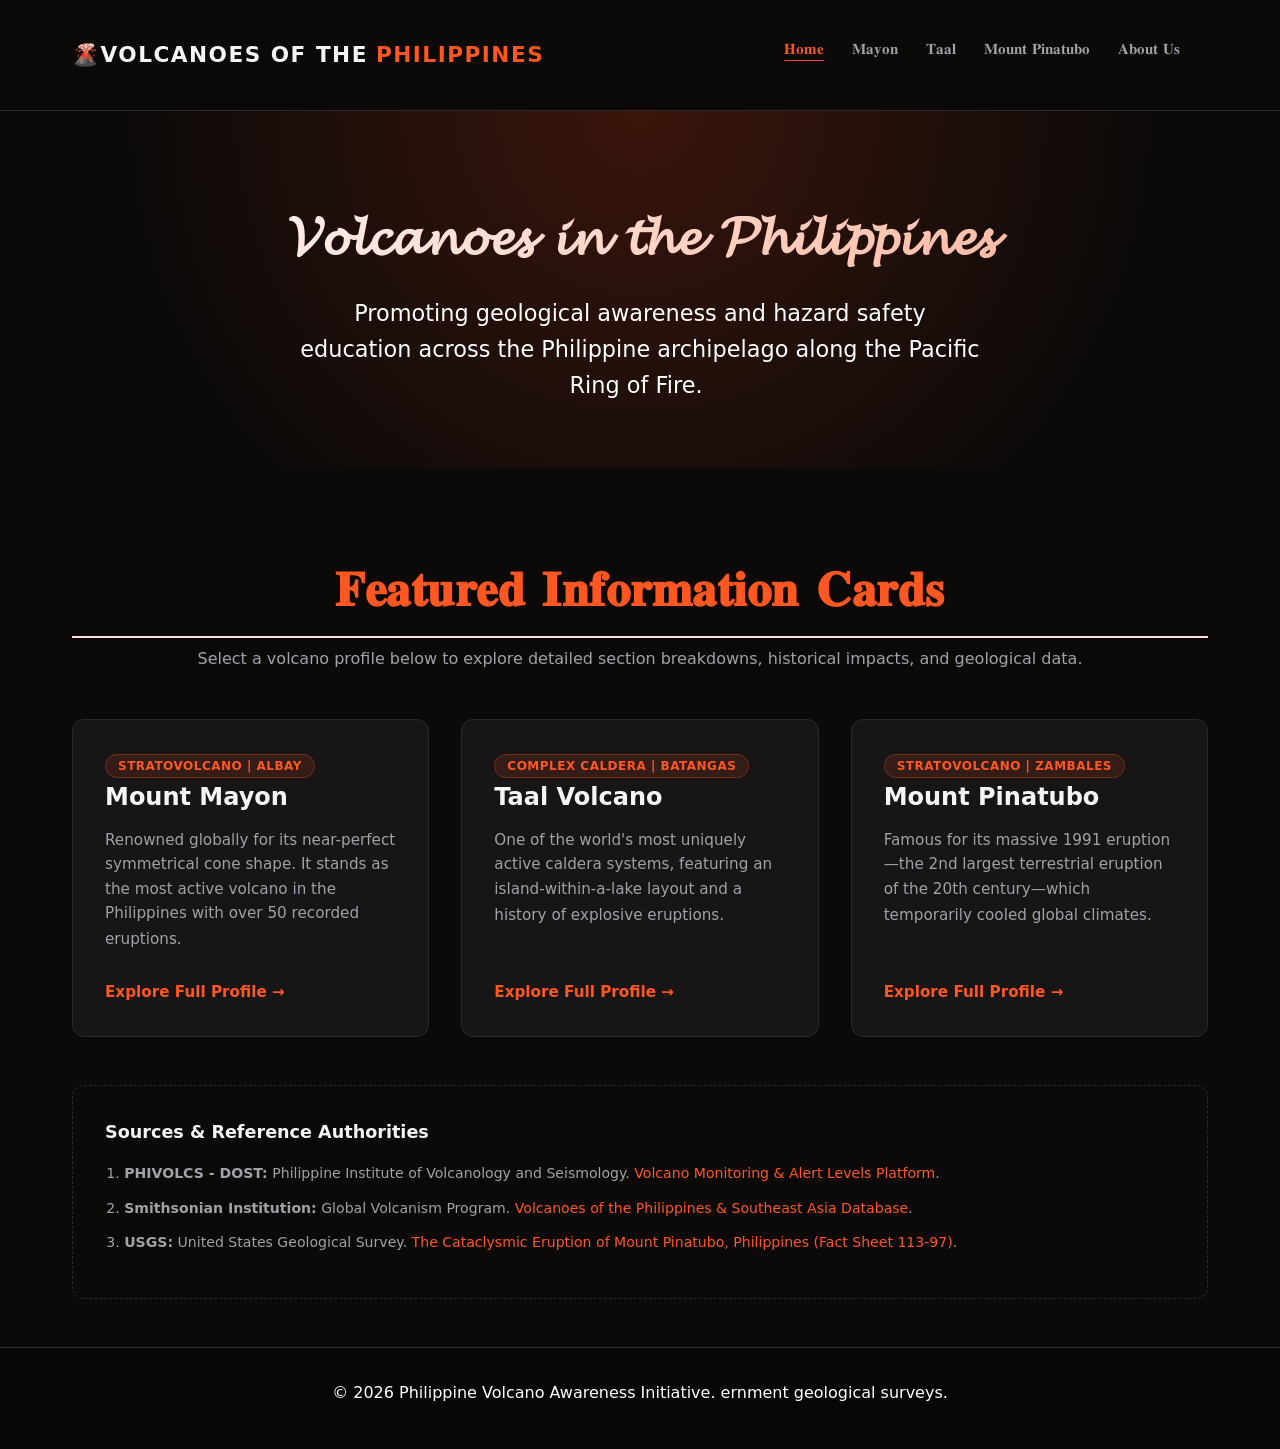
<file: index.html>
<!DOCTYPE html>
<html lang="en">
<head>
    <meta charset="UTF-8">
    <meta name="viewport" content="width=device-width, initial-scale=1.0">
    <title>Volcanoes of the Philippines</title>
    <link rel="stylesheet" href="styles.css">
</head>
<body>   

    <header>
        <nav> 
            <a href="index.html" class="brand-logo">🌋VOLCANOES OF THE<span>PHILIPPINES</span></a>
            
            <ul class="nav-links">
                <li><a href="index.html" class="active">𝐇𝐨𝐦𝐞</a></li>
                <li><a href="mayon.html">𝐌𝐚𝐲𝐨𝐧</a></li>
                <li><a href="taal.html">𝐓𝐚𝐚𝐥</a></li>
                <li><a href="pinatubo.html">𝐌𝐨𝐮𝐧𝐭 𝐏𝐢𝐧𝐚𝐭𝐮𝐛𝐨</a></li>
                <li><a href="aboutus.html">𝐀𝐛𝐨𝐮𝐭 𝐔𝐬</a></li>
                


                
               
            </ul> 
        </nav>
    </header>

    <section class="hero">
        <h1>𝓥𝓸𝓵𝓬𝓪𝓷𝓸𝓮𝓼 𝓲𝓷 𝓽𝓱𝓮 𝓟𝓱𝓲𝓵𝓲𝓹𝓹𝓲𝓷𝓮𝓼</h1>
        <p>Promoting geological awareness and hazard safety education across the Philippine archipelago along the Pacific Ring of Fire.<a href="#ref-1" class="cite-tag"></a></p>
    </section>

    <main class="container">
        <div class="section-header">
            <h2>𝐅𝐞𝐚𝐭𝐮𝐫𝐞𝐝 𝐈𝐧𝐟𝐨𝐫𝐦𝐚𝐭𝐢𝐨𝐧 𝐂𝐚𝐫𝐝𝐬</h2>
            <p>Select a volcano profile below to explore detailed section breakdowns, historical impacts, and geological data.</p>
        </div>

        <div class="cards-grid">
            <!-- Information Card 1: Mayon -->
            <article class="info-card-preview">
                <div>
                    <span class="badge">Stratovolcano | Albay</span>
                    <h3>Mount Mayon</h3>
                    <p>Renowned globally for its near-perfect symmetrical cone shape. It stands as the most active volcano in the Philippines with over 50 recorded eruptions.<a href="#ref-2" class="cite-tag"></a></p>
                </div>
                <a href="mayon.html" class="btn-link">Explore Full Profile &rarr;</a>
            </article>

            <!-- Information Card 2: Taal -->
            <article class="info-card-preview">
                <div>
                    <span class="badge">Complex Caldera | Batangas</span>
                    <h3>Taal Volcano</h3>
                    <p>One of the world's most uniquely active caldera systems, featuring an island-within-a-lake layout and a history of explosive eruptions.<a href="#ref-2" class="cite-tag"></a></p>
                </div>
                <a href="taal.html" class="btn-link">Explore Full Profile &rarr;</a>
            </article>

            <!-- Information Card 3: Pinatubo -->
            <article class="info-card-preview">
                <div>
                    <span class="badge">Stratovolcano | Zambales</span>
                    <h3>Mount Pinatubo</h3>
                    <p>Famous for its massive 1991 eruption—the 2nd largest terrestrial eruption of the 20th century—which temporarily cooled global climates.<a href="#ref-3" class="cite-tag"></a></p>
                </div>
                <a href="pinatubo.html" class="btn-link">Explore Full Profile &rarr;</a>
            </article>
        </div>

        <!-- Section: Citation References -->
        <section class="references-card">
            <h3>Sources & Reference Authorities</h3>
            <ol class="reference-list">
                <li id="ref-1">
                    <strong>PHIVOLCS - DOST:</strong> Philippine Institute of Volcanology and Seismology. 
                    <a href="https://volcanichazardmaps.org/valid/" target="_blank" rel="noopener">Volcano Monitoring & Alert Levels Platform</a>.
                </li>
                <li id="ref-2">
                    <strong>Smithsonian Institution:</strong> Global Volcanism Program. 
                    <a href="https://volcano.si.edu" target="_blank" rel="noopener">Volcanoes of the Philippines & Southeast Asia Database</a>.
                </li>
                <li id="ref-3">
                    <strong>USGS:</strong> United States Geological Survey. 
                    <a href="https://www.usgs.gov" target="_blank" rel="noopener">The Cataclysmic Eruption of Mount Pinatubo, Philippines (Fact Sheet 113-97)</a>.
                </li>
            </ol>
        </section>
    </main>











    <footer>
        <p>&copy; 2026 Philippine Volcano Awareness Initiative. ernment geological surveys.</p>
    </footer>

</body>
</html>
</file>
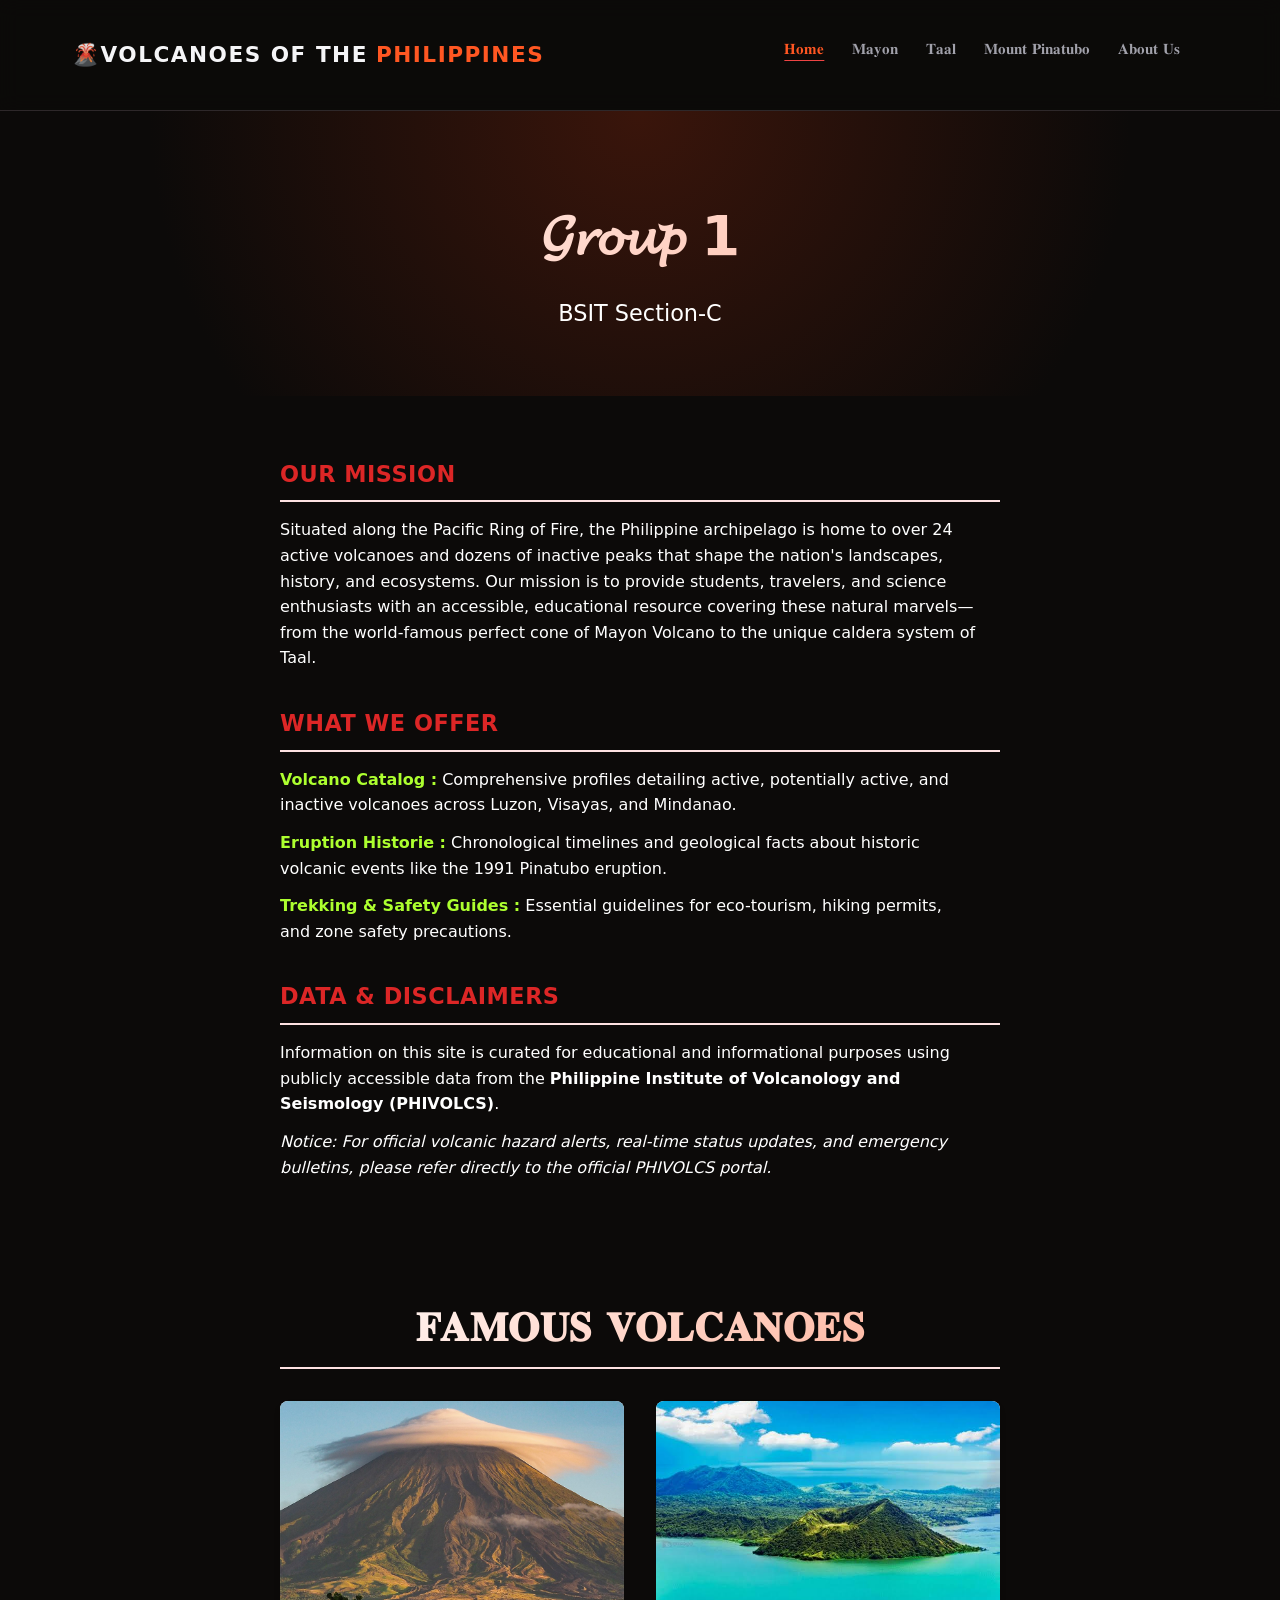
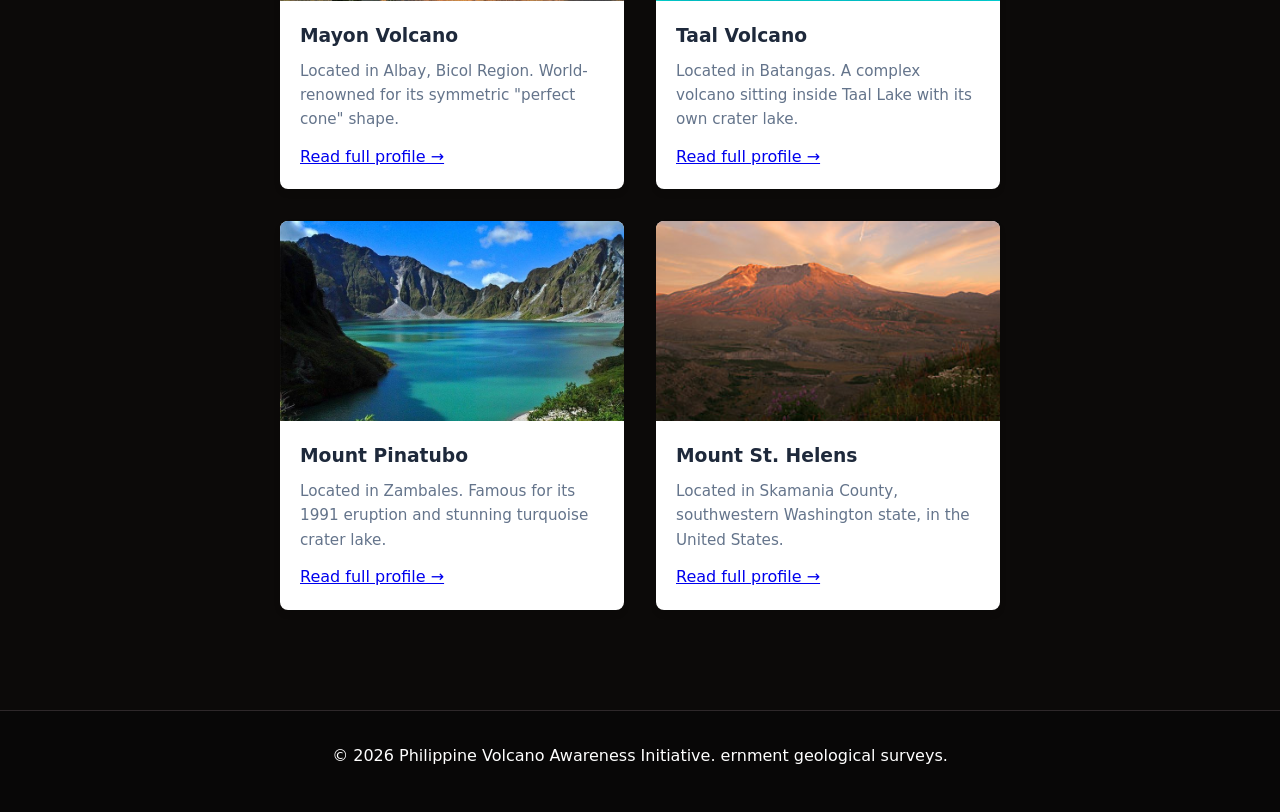
<file: aboutus.html>
<!DOCTYPE html>
<html lang="en">
<head>
    <meta charset="UTF-8">
    <meta name="viewport" content="width=device-width, initial-scale=1.0">
    <title>Volcanoes of the Philippines</title>
    <link rel="stylesheet" href="styles.css">
</head>
<body>  

    <header> 
        <nav>
            <a href="index.html" class="brand-logo">🌋VOLCANOES OF THE<span>PHILIPPINES</span></a>

               <ul class="nav-links">
                <li><a href="index.html" class="active">𝐇𝐨𝐦𝐞</a></li>
                <li><a href="mayon.html">𝐌𝐚𝐲𝐨𝐧</a></li>
                <li><a href="taal.html">𝐓𝐚𝐚𝐥</a></li>
                <li><a href="pinatubo.html">𝐌𝐨𝐮𝐧𝐭 𝐏𝐢𝐧𝐚𝐭𝐮𝐛𝐨</a></li>
                <li><a href="aboutus.html">𝐀𝐛𝐨𝐮𝐭 𝐔𝐬</a></li>
               
            </ul>
        </nav>
    </header>
 
    <section class="hero">
        <h1>𝓖𝓻𝓸𝓾𝓹 1</h1>
        <p>BSIT Section-C</p>
    </section><br>

    <main>
    <section>
      <h2>Our Mission</h2>
      <p>
        Situated along the Pacific Ring of Fire, the Philippine archipelago is home to over 24 active volcanoes and dozens of inactive peaks that shape the nation's landscapes, history, and ecosystems. Our mission is to provide students, travelers, and science enthusiasts with an accessible, educational resource covering these natural marvels—from the world-famous perfect cone of Mayon Volcano to the unique caldera system of Taal.
      </p>
    </section>

    <section>
      <h2>What We Offer</h2>
      <ul>
        <li><strong>Volcano Catalog :</strong> Comprehensive profiles detailing active, potentially active, and inactive volcanoes across Luzon, Visayas, and Mindanao.</li>
        <li><strong>Eruption Historie :</strong> Chronological timelines and geological facts about historic volcanic events like the 1991 Pinatubo eruption.</li>
        <li><strong>Trekking & Safety Guides :</strong> Essential guidelines for eco-tourism, hiking permits, and zone safety precautions.</li>
      </ul>
    </section>

    <section>
      <h2>Data & Disclaimers</h2>
      <p>
        Information on this site is curated for educational and informational purposes using publicly accessible data from the <strong>Philippine Institute of Volcanology and Seismology (PHIVOLCS)</strong>. 
      </p>
      <p>
        <em>Notice: For official volcanic hazard alerts, real-time status updates, and emergency bulletins, please refer directly to the official PHIVOLCS portal.</em>
      </p><br><br><br><br>
      

       <section class="gallery-section section-content">
            <h2>𝐅𝐀𝐌𝐎𝐔𝐒 𝐕𝐎𝐋𝐂𝐀𝐍𝐎𝐄𝐒</h2>
            <div class="gallery-grid">
                <!-- Mayon Volcano -->
                <div class="card">
                    <img src="1.jpg" alt="Mayon Volcano" class="card-img">
                    <div class="card-body">
                        <h3>Mayon Volcano</h3>
                        <p>Located in Albay, Bicol Region. World-renowned for its symmetric "perfect cone" shape.</p>
                        <a href="mayon.html">Read full profile &rarr;</a>
                    </div>
                </div>

                   <!-- Taal Volcano -->
                <div class="card">
                    <img src="2.jpg" alt="Taal Volcano" class="card-img">
                    <div class="card-body">
                        <h3>Taal Volcano</h3>
                        <p>Located in Batangas. A complex volcano sitting inside Taal Lake with its own crater lake.</p>
                         <a href="taal.html">Read full profile &rarr;</a>
                    </div>
                </div>

                <!-- Mount Pinatubo -->
                <div class="card">
                    <img src="3.jpg" alt="Mount Pinatubo" class="card-img">
                    <div class="card-body">
                        <h3>Mount Pinatubo</h3>
                        <p>Located in Zambales. Famous for its 1991 eruption and stunning turquoise crater lake.</p>
                         <a href="pinatubo.html">Read full profile &rarr;</a>
                    </div>
                </div>

                
                <!-- Mount St. Helens -->
                <div class="card">
                    <img src="4.jpg" alt="Mount Pinatubo" class="card-img">
                    <div class="card-body">
                        <h3>Mount St. Helens</h3>
                        <p>Located in Skamania County, southwestern Washington state, in the United States.</p>
                         <a href="https://content.time.com/time/specials/packages/article/0,28804,2014572_2014574_2014629,00.html">Read full profile &rarr;</a>
                    </div>
                </div>
              
            </div>
        </section>

    </section>
  </main>

  

  <footer>
        <p>&copy; 2026 Philippine Volcano Awareness Initiative. ernment geological surveys.</p>
    </footer>

</body>
</html>
</file>
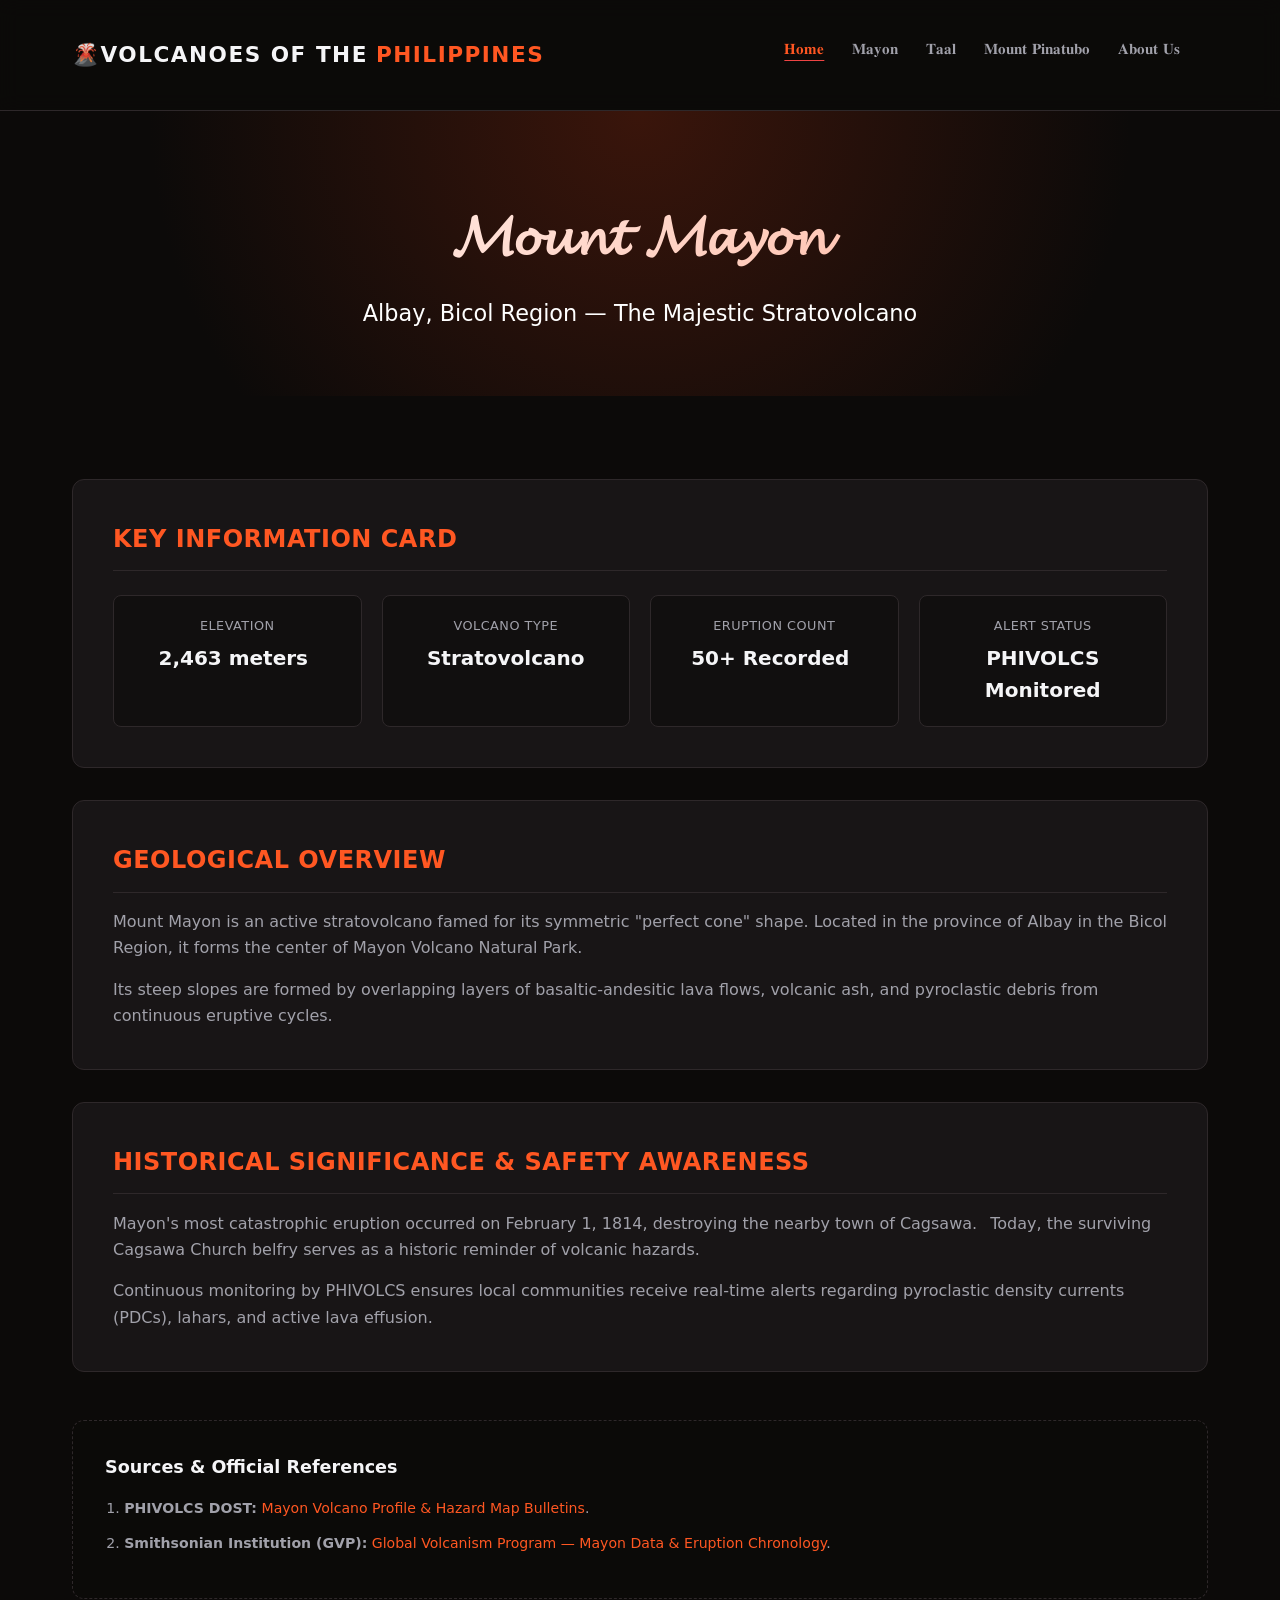
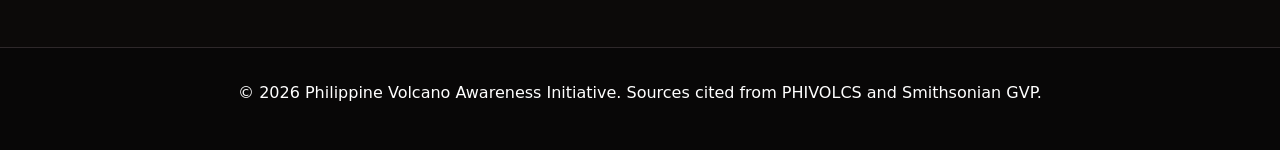
<file: mayon.html>
<!DOCTYPE html>
<html lang="en">
<head>
    <meta charset="UTF-8">
    <meta name="viewport" content="width=device-width, initial-scale=1.0">
    <title>Volcanoes of the Philippines</title>
    <link rel="stylesheet" href="styles.css">
</head>
<body>  

    <header> 
        <nav>
            <a href="index.html" class="brand-logo">🌋VOLCANOES OF THE<span>PHILIPPINES</span></a>
           <ul class="nav-links">
                <li><a href="index.html" class="active">𝐇𝐨𝐦𝐞</a></li>
                <li><a href="mayon.html">𝐌𝐚𝐲𝐨𝐧</a></li>
                <li><a href="taal.html">𝐓𝐚𝐚𝐥</a></li>
                <li><a href="pinatubo.html">𝐌𝐨𝐮𝐧𝐭 𝐏𝐢𝐧𝐚𝐭𝐮𝐛𝐨</a></li>
                <li><a href="aboutus.html">𝐀𝐛𝐨𝐮𝐭 𝐔𝐬</a></li>
               
            </ul>
        </nav>
    </header> 

    <section class="hero">
        <h1>𝓜𝓸𝓾𝓷𝓽 𝓜𝓪𝔂𝓸𝓷</h1>
        <p>Albay, Bicol Region — The Majestic Stratovolcano</p>
    </section>

    <main class="container">
        <!-- Fast Facts Card -->
        <section class="detail-card">
            <h2>Key Information Card</h2>
            <div class="stats-grid">
                <div class="stat-box">
                    <span class="stat-label">Elevation</span>
                    <span class="stat-value">2,463 meters<a href="#m-ref-1" class="cite-tag"></a></span>
                </div>
                <div class="stat-box">
                    <span class="stat-label">Volcano Type</span>
                    <span class="stat-value">Stratovolcano</span>
                </div>
                <div class="stat-box">
                    <span class="stat-label">Eruption Count</span>
                    <span class="stat-value">50+ Recorded<a href="#m-ref-2" class="cite-tag"></a></span>
                </div>
                <div class="stat-box">
                    <span class="stat-label">Alert Status</span>
                    <span class="stat-value">PHIVOLCS Monitored</span>
                </div>
            </div>
        </section>

        <!-- Section: Overview -->
        <section class="detail-card">
            <h2>Geological Overview</h2>
            <p>Mount Mayon is an active stratovolcano famed for its symmetric "perfect cone" shape. Located in the province of Albay in the Bicol Region, it forms the center of Mayon Volcano Natural Park.<a href="#m-ref-1" class="cite-tag"></a></p>
            <p>Its steep slopes are formed by overlapping layers of basaltic-andesitic lava flows, volcanic ash, and pyroclastic debris from continuous eruptive cycles.</p>
        </section>

        <!-- Section: Eruption History & Safety -->
        <section class="detail-card">
            <h2>Historical Significance & Safety Awareness</h2>
            <p>Mayon's most catastrophic eruption occurred on February 1, 1814, destroying the nearby town of Cagsawa.<a href="#m-ref-2" class="cite-tag"></a> Today, the surviving Cagsawa Church belfry serves as a historic reminder of volcanic hazards.</p>
            <p>Continuous monitoring by PHIVOLCS ensures local communities receive real-time alerts regarding pyroclastic density currents (PDCs), lahars, and active lava effusion.<a href="#m-ref-1" class="cite-tag"></a></p>
        </section>

        <!-- Section: Sources & Citations -->
        <section class="references-card">
            <h3>Sources & Official References</h3>
            <ol class="reference-list">
                <li id="m-ref-1">
                    <strong>PHIVOLCS DOST:</strong> 
                    <a href="https://www.unocha.org/publications/map/philippines/philippines-mayon-volcano-hazard-profile-8-february-2018" target="_blank" rel="noopener">Mayon Volcano Profile & Hazard Map Bulletins</a>.
                </li>
                <li id="m-ref-2">
                    <strong>Smithsonian Institution (GVP):</strong> 
                    <a href="https://volcano.si.edu/volcano.cfm?vn=273030" target="_blank" rel="noopener">Global Volcanism Program — Mayon Data & Eruption Chronology</a>.
                </li>
            </ol>
        </section>
    </main>

    <footer>
        <p>&copy; 2026 Philippine Volcano Awareness Initiative. Sources cited from PHIVOLCS and Smithsonian GVP.</p>
    </footer>

</body>
</html>
</file>
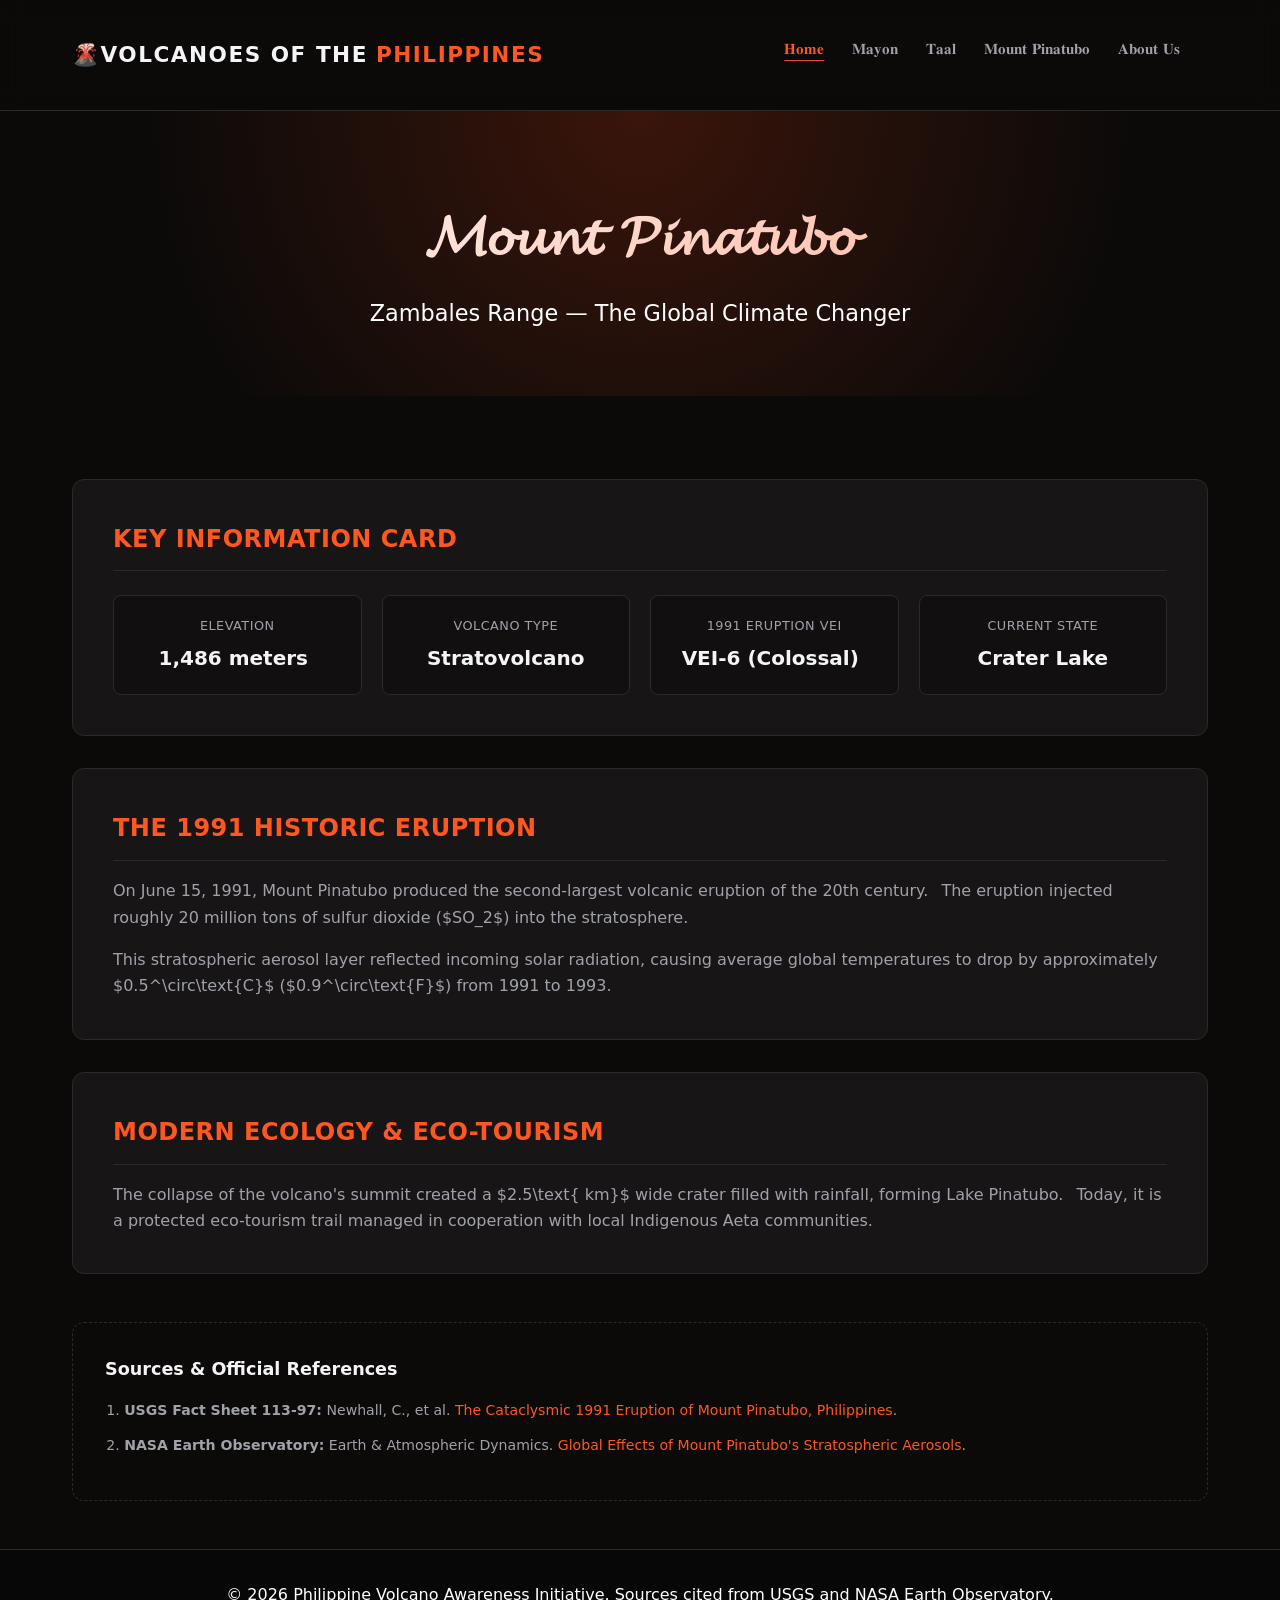
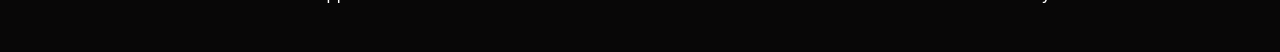
<file: pinatubo.html>
<!DOCTYPE html>
<html lang="en">
<head>
    <meta charset="UTF-8">
    <meta name="viewport" content="width=device-width, initial-scale=1.0">
    <title>Volcanoes of the Philippines</title>
    <link rel="stylesheet" href="styles.css">
</head> 
<body> 
 
    <header>
        <nav> 
            <a href="index.html" class="brand-logo">🌋VOLCANOES OF THE<span>PHILIPPINES</span></a>
            <ul class="nav-links">
                <li><a href="index.html" class="active">𝐇𝐨𝐦𝐞</a></li>
                <li><a href="mayon.html">𝐌𝐚𝐲𝐨𝐧</a></li>
                <li><a href="taal.html">𝐓𝐚𝐚𝐥</a></li>
                <li><a href="pinatubo.html">𝐌𝐨𝐮𝐧𝐭 𝐏𝐢𝐧𝐚𝐭𝐮𝐛𝐨</a></li>
                <li><a href="aboutus.html">𝐀𝐛𝐨𝐮𝐭 𝐔𝐬</a></li>
               
            </ul>
        </nav>
    </header>

    <section class="hero">
        <h1>𝓜𝓸𝓾𝓷𝓽 𝓟𝓲𝓷𝓪𝓽𝓾𝓫𝓸</h1>
        <p>Zambales Range — The Global Climate Changer</p>
    </section>

    <main class="container">
        <!-- Fast Facts Card -->
        <section class="detail-card">
            <h2>Key Information Card</h2>
            <div class="stats-grid">
                <div class="stat-box">
                    <span class="stat-label">Elevation</span>
                    <span class="stat-value">1,486 meters<a href="#p-ref-1" class="cite-tag"></a></span>
                </div>
                <div class="stat-box">
                    <span class="stat-label">Volcano Type</span>
                    <span class="stat-value">Stratovolcano</span>
                </div>
                <div class="stat-box">
                    <span class="stat-label">1991 Eruption VEI</span>
                    <span class="stat-value">VEI-6 (Colossal)<a href="#p-ref-1" class="cite-tag"></a></span>
                </div>
                <div class="stat-box">
                    <span class="stat-label">Current State</span>
                    <span class="stat-value">Crater Lake</span>
                </div>
            </div>
        </section>

        <!-- Section: The 1991 Cataclysm -->
        <section class="detail-card">
            <h2>The 1991 Historic Eruption</h2>
            <p>On June 15, 1991, Mount Pinatubo produced the second-largest volcanic eruption of the 20th century.<a href="#p-ref-1" class="cite-tag"></a> The eruption injected roughly 20 million tons of sulfur dioxide ($SO_2$) into the stratosphere.<a href="#p-ref-2" class="cite-tag"></a></p>
            <p>This stratospheric aerosol layer reflected incoming solar radiation, causing average global temperatures to drop by approximately $0.5^\circ\text{C}$ ($0.9^\circ\text{F}$) from 1991 to 1993.<a href="#p-ref-2" class="cite-tag"></a></p>
        </section>

        <!-- Section: Modern Ecology -->
        <section class="detail-card">
            <h2>Modern Ecology & Eco-Tourism</h2>
            <p>The collapse of the volcano's summit created a $2.5\text{ km}$ wide crater filled with rainfall, forming Lake Pinatubo.<a href="#p-ref-1" class="cite-tag"></a> Today, it is a protected eco-tourism trail managed in cooperation with local Indigenous Aeta communities.</p>
        </section>

        <!-- Section: Sources & Citations -->
        <section class="references-card">
            <h3>Sources & Official References</h3>
            <ol class="reference-list">
                <li id="p-ref-1">
                    <strong>USGS Fact Sheet 113-97:</strong> Newhall, C., et al. 
                    <a href="https://pubs.usgs.gov/fs/1997/fs113-97/" target="_blank" rel="noopener">The Cataclysmic 1991 Eruption of Mount Pinatubo, Philippines</a>.
                </li>
                <li id="p-ref-2">
                    <strong>NASA Earth Observatory:</strong> Earth & Atmospheric Dynamics. 
                    <a href="https://earthobservatory.nasa.gov" target="_blank" rel="noopener">Global Effects of Mount Pinatubo's Stratospheric Aerosols</a>.
                </li>
            </ol>
        </section>
    </main>

    <footer>
        <p>&copy; 2026 Philippine Volcano Awareness Initiative. Sources cited from USGS and NASA Earth Observatory.</p>
    </footer>

</body>
</html>
</file>
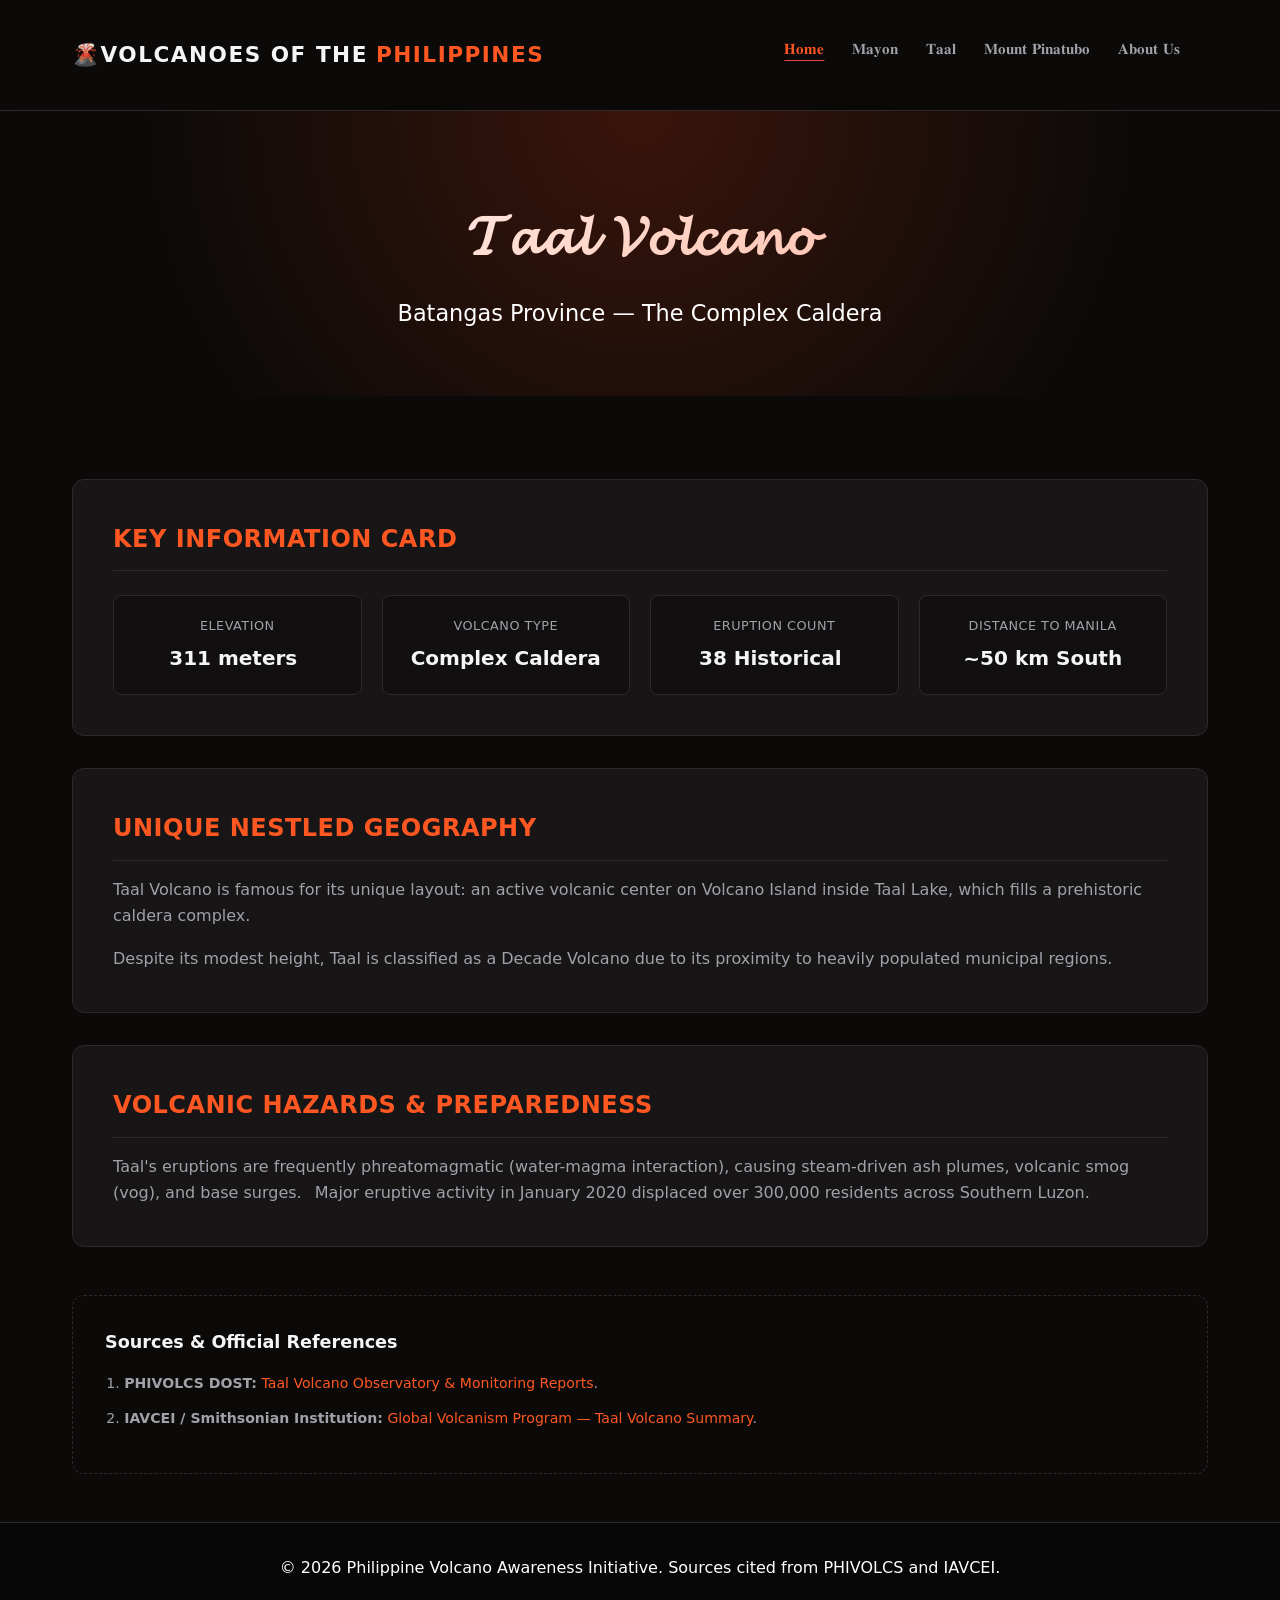
<file: taal.html>
<!DOCTYPE html>
<html lang="en">
<head>
    <meta charset="UTF-8">
    <meta name="viewport" content="width=device-width, initial-scale=1.0">
    <title>Volcanoes of the Philippines</title>
    <link rel="stylesheet" href="styles.css">
</head> 
<body> 

    <header> 
        <nav>
            <a href="index.html" class="brand-logo">🌋VOLCANOES OF THE<span>PHILIPPINES</span></a>
            <ul class="nav-links">
                <li><a href="index.html" class="active">𝐇𝐨𝐦𝐞</a></li>
                <li><a href="mayon.html">𝐌𝐚𝐲𝐨𝐧</a></li>
                <li><a href="taal.html">𝐓𝐚𝐚𝐥</a></li>
                <li><a href="pinatubo.html">𝐌𝐨𝐮𝐧𝐭 𝐏𝐢𝐧𝐚𝐭𝐮𝐛𝐨</a></li>
                <li><a href="aboutus.html">𝐀𝐛𝐨𝐮𝐭 𝐔𝐬</a></li>
               
            </ul>
        </nav> 
    </header>

    <section class="hero">
        <h1>𝓣𝓪𝓪𝓵 𝓥𝓸𝓵𝓬𝓪𝓷𝓸</h1>
        <p>Batangas Province — The Complex Caldera</p>
    </section>

    <main class="container">
        <!-- Fast Facts Card -->
        <section class="detail-card">
            <h2>Key Information Card</h2>
            <div class="stats-grid">
                <div class="stat-box">
                    <span class="stat-label">Elevation</span>
                    <span class="stat-value">311 meters<a href="#t-ref-1" class="cite-tag"></a></span>
                </div>
                <div class="stat-box">
                    <span class="stat-label">Volcano Type</span>
                    <span class="stat-value">Complex Caldera</span>
                </div>
                <div class="stat-box">
                    <span class="stat-label">Eruption Count</span>
                    <span class="stat-value">38 Historical<a href="#t-ref-2" class="cite-tag"></a></span>
                </div>
                <div class="stat-box">
                    <span class="stat-label">Distance to Manila</span>
                    <span class="stat-value">~50 km South</span>
                </div>
            </div>
        </section>

        <!-- Section: Geography -->
        <section class="detail-card">
            <h2>Unique Nestled Geography</h2>
            <p>Taal Volcano is famous for its unique layout: an active volcanic center on Volcano Island inside Taal Lake, which fills a prehistoric caldera complex.<a href="#t-ref-1" class="cite-tag"></a></p>
            <p>Despite its modest height, Taal is classified as a Decade Volcano due to its proximity to heavily populated municipal regions.<a href="#t-ref-2" class="cite-tag"></a></p>
        </section>

        <!-- Section: Hazards -->
        <section class="detail-card">
            <h2>Volcanic Hazards & Preparedness</h2>
            <p>Taal's eruptions are frequently phreatomagmatic (water-magma interaction), causing steam-driven ash plumes, volcanic smog (vog), and base surges.<a href="#t-ref-1" class="cite-tag"></a> Major eruptive activity in January 2020 displaced over 300,000 residents across Southern Luzon.</p>
        </section>

        <!-- Section: Sources & Citations -->
        <section class="references-card">
            <h3>Sources & Official References</h3>
            <ol class="reference-list">
                <li id="t-ref-1">
                    <strong>PHIVOLCS DOST:</strong> 
                    <a href="https://newsinfo.inquirer.net/2285928/taal-volcano-logs-7-quakes-2-tremors-as-seismic-activity-eases" target="_blank" rel="noopener">Taal Volcano Observatory & Monitoring Reports</a>.
                </li>
                <li id="t-ref-2">
                    <strong>IAVCEI / Smithsonian Institution:</strong> 
                    <a href="https://volcano.si.edu/volcano.cfm?vn=273070" target="_blank" rel="noopener">Global Volcanism Program — Taal Volcano Summary</a>.
                </li>
            </ol>
        </section>
    </main>

    <footer>
        <p>&copy; 2026 Philippine Volcano Awareness Initiative. Sources cited from PHIVOLCS and IAVCEI.</p>
    </footer>

</body>
</html>
</file>
<file: styles.css>
:root {
    --bg-main: #0c0a09;
    --bg-card: #181516;
    --bg-card-hover: #221e20;
    --primary-orange: #ff5722;
    --primary-red: #d84315;
    --accent-glow: rgba(255, 87, 34, 0.25);
    --text-primary: #f5f5f7;
    --text-secondary: #a1a1aa;
    --border-color: #2e282a;
    --font-stack: 'Segoe UI', system-ui, -apple-system, sans-serif;
}

* { 
    margin: 0;
    padding: 0;
    box-sizing: border-box;
}

body {
    background-color: var(--bg-main);
    color: var(--text-primary);
    font-family: var(--font-stack); 
    line-height: 1.6;
    min-height: 100vh;
    display: flex;
    flex-direction: column;
}

/* Header & Navigation */
header {
    background: rgba(12, 10, 9, 0.9);
    backdrop-filter: blur(10px);
    position: sticky;
    top: 0;
    z-index: 100;
    border-bottom: 1px solid var(--border-color);
    padding: 1rem;
}

nav {
    max-width: 1200px;
    margin: 0 auto;
    padding: 1.25rem 2rem;
    display: flex;
    justify-content: space-between;
    align-items: center;
}

.brand-logo {
    font-size: 1.35rem;
    font-weight: 800;
    letter-spacing: 1.5px;
    color: var(--text-primary);
    text-decoration: none;
    display: flex;
    align-items: center;
    gap: 0.5rem;
}

.brand-logo span {
    color: var(--primary-orange);
}

.nav-links {
    display: flex;
    list-style: none;   
    position: relative;
}

.nav-links a {
    color: var(--text-secondary);
    text-decoration: none;
    font-weight: 500;
    font-size: 0.95rem;   
}

.nav-links a:hover, .nav-links a.active {
    color: var(--primary-orange);
    text-decoration: underline;
    text-decoration-color: #ef4444; 
    text-underline-offset: 6px;
}

/* Hero Section */
.hero {
    padding: 5rem 2rem 4rem 2rem;
    text-align: center;
    background: radial-gradient(circle at 50% 0%, #3a150b 0%, var(--bg-main) 70%);
}

.hero h1 {
    font-size: clamp(2.2rem, 5vw, 3.5rem);
    font-weight: 800;
    margin-bottom: 1rem;
    background: linear-gradient(135deg, #ffffff 0%, #ffab91 100%);
    -webkit-background-clip: text;
    -webkit-text-fill-color: transparent;
}

.hero p {
    max-width: 680px;
    margin: 0 auto;
    color: white;
    font-size: 1.4rem;
}

/* Page Containers */
.container {
    max-width: 1200px;
    margin: 0 auto;
    padding: 3rem 2rem;
    flex: 1;
}

.section-header {
    text-align: center;
    margin-bottom: 3rem;
}

.section-header h2 {
    font-size: 2rem;
    margin-bottom: 0.5rem;
    color: var(--primary-orange);
    font-size: 3rem;
}

.section-header p {
    color: var(--text-secondary);
}

/* Overview Information Cards Grid (Index) */
.cards-grid {
    display: grid;
    grid-template-columns: repeat(auto-fit, minmax(320px, 1fr));
    gap: 2rem;
}

.info-card-preview {
    background: var(--bg-card);
    border: 1px solid var(--border-color);
    border-radius: 12px;
    padding: 2rem;
    display: flex;
    flex-direction: column;
    justify-content: space-between;
    transition: all 0.3s cubic-bezier(0.16, 1, 0.3, 1);
}

.info-card-preview:hover {
    transform: translateY(-6px);
    border-color: var(--primary-orange);
    box-shadow: 0 12px 30px var(--accent-glow);
    background: var(--bg-card-hover);
}

.badge {
    align-self: flex-start;
    background: rgba(255, 87, 34, 0.12);
    color: var(--primary-orange);
    border: 1px solid rgba(255, 87, 34, 0.3);
    padding: 0.25rem 0.75rem;
    border-radius: 20px;
    font-size: 0.75rem;
    font-weight: 700;
    text-transform: uppercase;
    letter-spacing: 0.5px;
    margin-bottom: 1.25rem;
}

.info-card-preview h3 {
    font-size: 1.5rem;
    margin-bottom: 0.75rem;
}

.info-card-preview p {
    color: var(--text-secondary);
    font-size: 0.95rem;
    margin-bottom: 1.75rem;
}

.btn-link {
    display: inline-flex;
    align-items: center;
    gap: 0.5rem;
    color: var(--primary-orange);
    text-decoration: none;
    font-weight: 600;
    font-size: 0.95rem;
    transition: gap 0.2s ease;
}

.btn-link:hover {
    gap: 0.75rem;
}

/* Detail Section Cards */
.detail-card {
    background: var(--bg-card);
    border: 1px solid var(--border-color);
    border-radius: 12px;
    padding: 2.5rem;
    margin-bottom: 2rem;
}

.detail-card h2 {
    font-size: 1.5rem;
    color: var(--primary-orange);
    margin-bottom: 1rem;
    border-bottom: 1px solid var(--border-color);
    padding-bottom: 0.75rem;
}

.detail-card p {
    color: var(--text-secondary);
    margin-bottom: 1rem;
}

.detail-card p:last-child {
    margin-bottom: 0;
}

/* Inline Citation Tags */
.cite-tag {
    font-size: 0.75rem;
    vertical-align: super;
    color: var(--primary-orange);
    text-decoration: none;
    font-weight: bold;
    margin-left: 2px;
    padding: 0 3px;
}

.cite-tag:hover {
    text-decoration: underline;
}

/* Source Citation Card & Footnotes */
.references-card {
    background: rgba(12, 10, 9, 0.6);
    border: 1px dashed var(--border-color);
    border-radius: 12px;
    padding: 2rem;
    margin-top: 3rem;
}

.references-card h3 {
    font-size: 1.1rem;
    color: var(--text-primary);
    margin-bottom: 1rem;
    display: flex;
    align-items: center;
    gap: 0.5rem;
}

.reference-list {
    list-style-type: decimal;
    padding-left: 1.2rem;
    color: var(--text-secondary);
    font-size: 0.88rem;
}

.reference-list li {
    margin-bottom: 0.75rem;
}

.reference-list a {
    color: var(--primary-orange);
    text-decoration: none;
}

.reference-list a:hover {
    text-decoration: underline;
}

/* Statistics Grid */
.stats-grid {
    display: grid;
    grid-template-columns: repeat(auto-fit, minmax(180px, 1fr));
    gap: 1.25rem;
    margin-top: 1.5rem;
}

.stat-box {
    background: rgba(0, 0, 0, 0.3);
    border: 1px solid var(--border-color);
    padding: 1.25rem;
    border-radius: 8px;
    text-align: center;
}

.stat-label {
    display: block;
    font-size: 0.8rem;
    color: var(--text-secondary);
    text-transform: uppercase;
    letter-spacing: 0.5px;
    margin-bottom: 0.35rem;
}

.stat-value {
    font-size: 1.25rem;
    font-weight: 700;
    color: var(--text-primary);
}


/* Gallery Section */
.gallery-grid {
    display: grid;
    grid-template-columns: repeat(auto-fit, minmax(280px, 1fr));
    gap: 2rem;
    margin-top: 2rem;
}

.card {
    background-color: #fff;
    border-radius: 8px;
    box-shadow: 0 4px 6px rgba(0,0,0,0.1);
    overflow: hidden;
    text-align: left;
    transition: transform 0.3s ease;
}

.card-input {
    background: linear-gradient(135deg, #ffffff 0%, #ffab91 100%);
    border-radius: 8px;
    box-shadow: 0 4px 6px rgba(0,0,0,0.1);
    overflow: hidden;
    text-align: left;
}

.card-input label, b {
    color: black;
}


input[type="number"] {
  padding: 10px 14px;
  border: 1px solid #d1d5db;
  border-radius: 6px;
  font-size: 16px;
  outline: none;
}

input[type="email"] {
  padding: 10px 14px;
  border: 1px solid #d1d5db;
  border-radius: 6px;
  font-size: 16px;
  outline: none;
}

input[type="text"] {
  padding: 10px 14px;
  border: 1px solid #d1d5db;
  border-radius: 6px;
  font-size: 16px;
  outline: none;
}

/* Targets only submit buttons */
.btn-submit {
  /* Layout & Sizing */
  display: inline-flex;
  align-items: center;
  justify-content: center;
  padding: 12px 24px;
  min-width: 120px;
  
  /* Typography */
  font-family: inherit;
  font-size: 16px;
  font-weight: 600;
  line-height: 1;
  color: #ffffff;
  
  /* Visuals */
  background-color: #2563eb; /* Primary Accent Color */
  border: none;
  border-radius: 8px;
  box-shadow: 0 1px 2px rgba(0, 0, 0, 0.05);
  cursor: pointer;
  transition: all 0.2s cubic-bezier(0.4, 0, 0.2, 1);
}

/* Hover State */
.btn-submit:hover {
  background-color: #1d4ed8;
  transform: translateY(-1px);
  box-shadow: 0 4px 6px -1px rgba(0, 0, 0, 0.1);
}

/* Active State (When Clicked) */
.btn-submit:active {
  transform: translateY(0);
  box-shadow: 0 1px 2px rgba(0, 0, 0, 0.05);
}

/* Focus State (Keyboard Navigation) */
.btn-submit:focus-visible {
  outline: none;
  box-shadow: 0 0 0 3px rgba(37, 99, 235, 0.4);
}

/* Disabled State (e.g., form incomplete or submitting) */
.btn-submit:disabled {
  background-color: #9ca3af;
  cursor: not-allowed;
  transform: none;
  box-shadow: none;
  opacity: 0.7;
}

.card:hover {
    transform: translateY(-5px);
}

.card-img {
    width: 100%;
    height: 200px;
    object-fit: cover;
    display: block;
}

.card-body {
    padding: 20px;
}

.card-body h3 {
    margin-bottom: 0.5rem;
    color: #1e293b;
}

.card-body p {
    color: #64748b;
    font-size: 0.95rem;
}

/* Sections Styling */
.about-section, .contact-section {
    text-align: justify;
    max-width: 800px;
    border-radius: 1px;
    
}

.about-section h2, .contact-section h2, .gallery-section h2 {
    margin-bottom: 1rem;
    color: white;
    text-align: center;
    font-size: 40px;
    background: linear-gradient(135deg, #ffffff 0%, #ffab91 100%);
    background-clip: var(--text-primary);
    -webkit-background-clip: text;
    -webkit-text-fill-color: transparent;
}

.about-section p, .contact-section p {
    margin-bottom: 1.5rem;
    font-size: 1.1rem;
}

/* Main Container (Floating Card Effect) */
main {
  max-width: 800px;
  margin: -40px auto 60px auto;
  padding: 40px;
}

/* Sections & Typography */
section {
  margin-bottom: 35px;
}

section:last-child {
  margin-bottom: 0;
}

h2 {
  font-size: 1.4rem;
  color: #dc2626;
  margin-bottom: 15px;
  border-bottom: 2px solid #fee2e2;
  padding-bottom: 8px;
  text-transform: uppercase;
  letter-spacing: 0.5px;
}

p {
  color: white;
  font-size: 1rem;
  margin-bottom: 12px;
}

/* Custom Unordered List */
ul {
  list-style: none;
  padding-left: 0;
}

ul li {
  position: relative;
  padding-right: 28px;
  margin-bottom: 12px;
  color: white;
}

ul li::before {
  position: absolute;
  left: 0;
  top: 1px;
  font-size: 0.9rem;
}

ul li strong {
  color: greenyellow;
}

/* Disclaimer Callout Box */
.disclaimer-box {
  background-color: #fffbeb;
  border: 1px solid #fef3c7;
  border-left: 4px solid #f59e0b;
  padding: 20px;
  border-radius: 8px;
}

.disclaimer-box h2 {
  color: #d97706;
  border-bottom: none;
  padding-bottom: 0;
  margin-bottom: 10px;
}

.disclaimer-box p {
  color: #78350f;
  font-size: 0.95rem;
}

/* Footer */
footer {
    border-top: 1px solid var(--border-color);
    background: #080707;
    text-align: center;
    padding: 2rem;
    color: var(--text-secondary);
    font-size: 0.85rem;
    margin-top: auto;
}

/* Mobile Responsiveness */
@media (max-width: 768px) {
    nav {
        flex-direction: column;
        gap: 1rem;
    }
    .nav-links {
        gap: 1rem;
    }
    .hero {
        padding: 3rem 1.5rem 2.5rem 1.5rem;
    }
}
</file>
